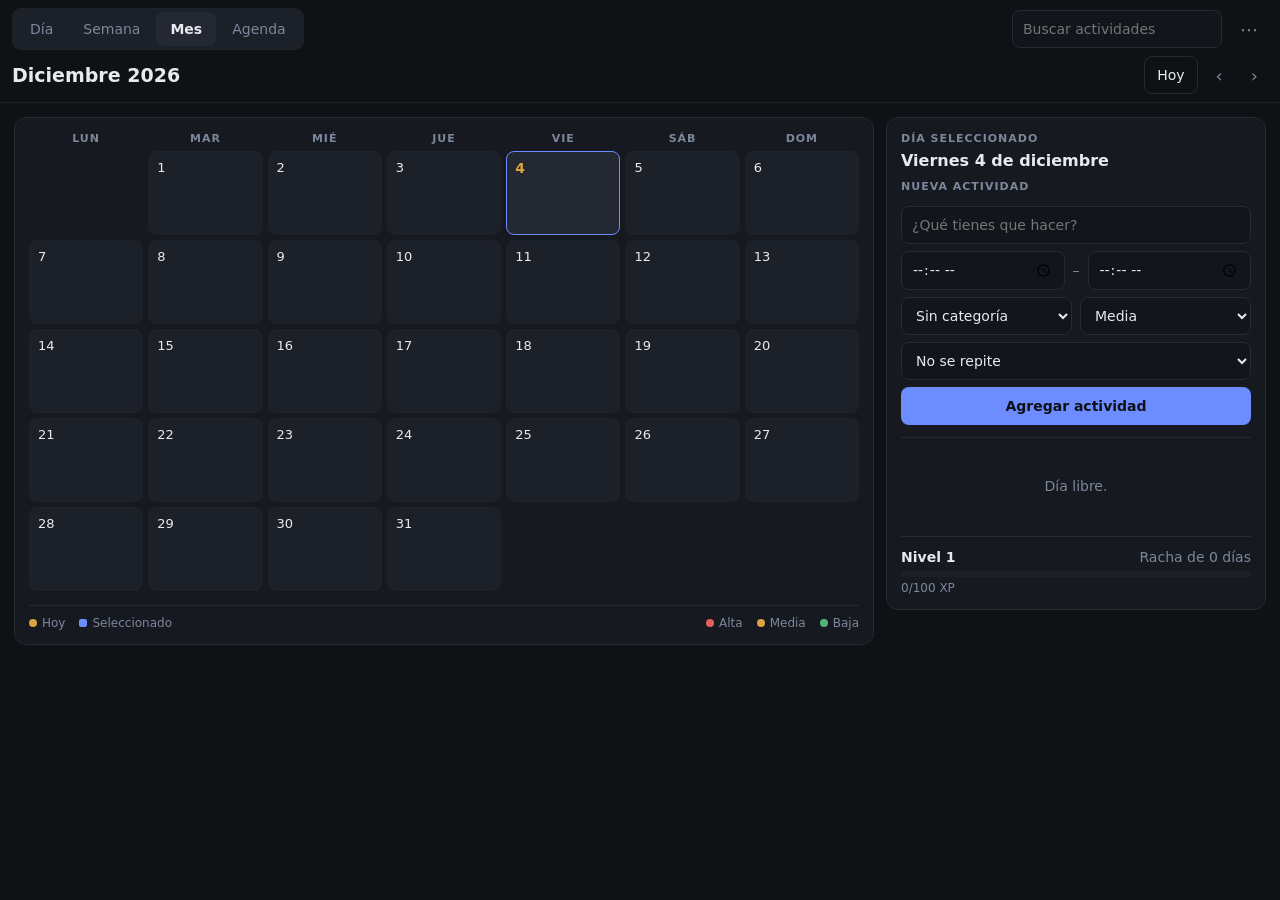
<file: index.html>
<!doctype html>
<html lang="es">
<head>
<meta charset="utf-8">
<meta name="viewport" content="width=device-width, initial-scale=1">
<title>Calendario Pro</title>
<!-- La app vive en /calendario_web/. Esta portada solo redirige, para que
     la dirección que hay que escribir en el celular sea la corta:
     https://verlinpo.github.io/calendario-pro/ -->
<meta http-equiv="refresh" content="0; url=./calendario_web/">
<link rel="canonical" href="./calendario_web/">
<style>
  body { font: 15px/1.6 system-ui, "Segoe UI", sans-serif; background: #0F1115; color: #E8EAF0;
         display: grid; place-items: center; min-height: 100vh; margin: 0; text-align: center; }
  a { color: #6C8CFF; }
</style>
</head>
<body>
  <div>
    <p>Abriendo Calendario Pro…</p>
    <p><a href="./calendario_web/">Entrar a la aplicación</a></p>
  </div>
  <script>location.replace("./calendario_web/");</script>
</body>
</html>
</file>
<file: calendario_web/css/estilos.css>
/* Calendario Pro — misma identidad visual que la versión de escritorio.
   Diseñado primero para el celular y ensanchado en pantallas grandes. */

:root {
  --acento: #6C8CFF;
  --hoy: #D9A441;
  --fondo: #0F1115;
  --panel: #161920;
  --celda: #1C2028;
  --elevado: #232833;
  --texto: #E8EAF0;
  --tenue: #7C879B;
  --borde: #252A34;
  --borde-suave: #1E222B;
  --campo: #12151B;
  --radio: 12px;
  --ui: "Segoe UI Variable Text", "Segoe UI", Inter, "SF Pro Text", system-ui, sans-serif;
  --display: "Segoe UI Variable Display", "Segoe UI Semibold", "Segoe UI", Inter, system-ui, sans-serif;
}

html[data-tema="claro"] {
  --fondo: #F4F5F7;
  --panel: #FFFFFF;
  --celda: #FAFAFC;
  --elevado: #FFFFFF;
  --texto: #171A20;
  --tenue: #6B7280;
  --borde: #E2E5EA;
  --borde-suave: #EDEFF3;
  --campo: #FFFFFF;
}

* { box-sizing: border-box; }

body {
  margin: 0;
  font-family: var(--ui);
  font-size: 14px;
  background: var(--fondo);
  color: var(--texto);
  -webkit-text-size-adjust: 100%;
  overscroll-behavior-y: contain;
}

.oculto { display: none !important; }
.crece { flex: 1; }
.tenue { color: var(--tenue); }
.mini { font-size: 12px; }

/* ---------- Barra superior ---------- */
.barra {
  position: sticky; top: 0; z-index: 20;
  background: var(--fondo);
  padding: max(8px, env(safe-area-inset-top)) 12px 8px;
  border-bottom: 1px solid var(--borde-suave);
}
.barra-fila { display: flex; align-items: center; gap: 8px; margin-bottom: 6px; }
.barra-fila:last-child { margin-bottom: 0; }

h1 {
  font-family: var(--display);
  font-size: 19px; font-weight: 600; margin: 0;
}
h2 { font-family: var(--display); font-size: 16px; font-weight: 600; margin: 0 0 10px; }
h3 { font-family: var(--display); font-size: 16px; margin: 0 0 12px; }

button {
  font-family: inherit; font-size: 14px; color: var(--texto);
  background: transparent; border: 1px solid var(--borde);
  border-radius: 8px; padding: 7px 12px; cursor: pointer;
  min-height: 38px;               /* objetivo táctil cómodo */
}
button:hover { background: var(--elevado); }
button:active { transform: scale(0.98); }
button.primario { background: var(--acento); color: #0F1115; border: none; font-weight: 600; }
button.primario:hover { background: #7F9CFF; }
button.tenue { color: var(--tenue); border-color: transparent; }
button.nav, button.icono { border: none; color: var(--tenue); font-size: 18px; padding: 4px 10px; }
button.nav:hover, button.icono:hover { color: var(--texto); background: var(--elevado); }

.segmentado {
  display: flex; gap: 2px; padding: 3px;
  background: var(--celda); border: 1px solid var(--borde-suave); border-radius: 9px;
}
.segmentado button {
  border: none; border-radius: 7px; padding: 6px 14px;
  color: var(--tenue); font-weight: 500; min-height: 34px;
}
.segmentado button.activo { background: var(--elevado); color: var(--texto); font-weight: 600; }

input, select, textarea {
  font-family: inherit; font-size: 14px;
  background: var(--campo); color: var(--texto);
  border: 1px solid var(--borde); border-radius: 8px; padding: 8px 10px;
  width: 100%; min-height: 38px;
}
input:focus, select:focus, textarea:focus { outline: none; border-color: var(--acento); }
#buscar { max-width: 210px; }

.estado { font-size: 11px; color: var(--tenue); white-space: nowrap; }
.estado.error { color: #E0625E; }
.estado.ok { color: #4FB477; }

/* ---------- Estructura ---------- */
main {
  display: grid; gap: 12px; padding: 12px;
  grid-template-columns: 1fr;
  padding-bottom: 84px;            /* espacio para la barra inferior */
}
.panel {
  background: var(--panel); border: 1px solid var(--borde);
  border-radius: var(--radio); padding: 14px;
}
.separador { height: 1px; background: var(--borde); margin: 12px 0; }
.seccion-titulo {
  font-size: 11px; font-weight: 600; letter-spacing: 1px; color: var(--tenue); margin-bottom: 6px;
}

/* ---------- Vista mes ---------- */
.cabeceras-dias, .grilla-mes { display: grid; grid-template-columns: repeat(7, 1fr); gap: 5px; }
.cabeceras-dias div {
  text-align: center; font-size: 11px; font-weight: 600;
  letter-spacing: 1px; color: var(--tenue); padding-bottom: 6px;
}
.celda {
  background: var(--celda); border: 1px solid var(--borde-suave); border-radius: 8px;
  min-height: 62px; padding: 6px; cursor: pointer;
  display: flex; flex-direction: column; gap: 2px;
  -webkit-tap-highlight-color: transparent;
}
.celda:hover { background: var(--elevado); border-color: var(--borde); }
.celda.vacia { background: transparent; border-color: transparent; cursor: default; }
.celda.seleccionado { border-color: var(--acento); background: var(--elevado); }
.celda.soltando { border-style: dashed; border-color: var(--acento); }
.celda .fila-num { display: flex; align-items: center; gap: 4px; }
.celda .num { font-size: 13px; font-weight: 500; }
.celda.hoy .num { color: var(--hoy); font-size: 14px; font-weight: 700; }
.celda .conteo { margin-left: auto; font-size: 11px; color: var(--tenue); }
.celda .puntos { display: flex; gap: 3px; margin-top: auto; flex-wrap: wrap; }
.celda .puntos i { width: 6px; height: 6px; border-radius: 3px; display: block; }

/* ---------- Vista semana ---------- */
.grilla-semana { display: grid; grid-template-columns: repeat(7, 1fr); gap: 6px; }
.col-semana {
  background: var(--celda); border: 1px solid var(--borde-suave);
  border-radius: 10px; padding: 5px; min-height: 180px; cursor: pointer;
}
.col-semana.seleccionado { border-color: var(--acento); background: var(--elevado); }
.col-semana .cab { text-align: center; font-size: 12px; margin-bottom: 5px; }
.col-semana.hoy .cab { color: var(--hoy); font-weight: 700; }
.chip {
  background: var(--elevado); border-left: 3px solid var(--acento);
  border-radius: 5px; padding: 4px 6px; margin-bottom: 3px; font-size: 11px;
  cursor: pointer; word-break: break-word;
}
.chip .hora { color: var(--tenue); display: block; font-size: 10px; }

/* ---------- Vista día ---------- */
.grilla-dia { position: relative; }
.franja { display: flex; border-top: 1px solid var(--borde-suave); min-height: 46px; }
.franja .hora { width: 52px; flex: none; font-size: 11px; color: var(--tenue); padding-top: 2px; }
.franja .contenido { flex: 1; padding: 2px 0 2px 6px; display: flex; flex-direction: column; gap: 3px; }
.bloque {
  border-left: 3px solid var(--acento); border-radius: 6px;
  padding: 5px 8px; cursor: pointer; background: var(--celda);
}
.bloque .titulo { font-size: 12px; font-weight: 600; }
.bloque .detalle { font-size: 10px; color: var(--tenue); }
.sin-hora { margin-bottom: 10px; }

/* ---------- Agenda y tarjetas ---------- */
.cab-fecha {
  color: var(--acento); font-weight: 600; font-size: 13px;
  margin: 14px 0 6px; font-family: var(--display);
}
.tarjeta {
  display: flex; align-items: flex-start; gap: 9px;
  background: var(--celda); border: 1px solid var(--borde-suave);
  border-left: 3px solid var(--acento); border-radius: 9px;
  padding: 9px 10px; margin-bottom: 7px;
}
.tarjeta.seleccionada { border-color: var(--acento); }
.tarjeta input[type="checkbox"] { width: 18px; height: 18px; min-height: 0; flex: none; margin-top: 2px; accent-color: var(--acento); }
.tarjeta .cuerpo { flex: 1; min-width: 0; }
.tarjeta .titulo { font-size: 13px; font-weight: 600; word-break: break-word; }
.tarjeta.hecha .titulo { color: var(--tenue); text-decoration: line-through; font-weight: 500; }
.tarjeta .meta { font-size: 11px; color: var(--tenue); margin-top: 2px; }
.tarjeta .botones { display: flex; gap: 2px; flex: none; }
.tarjeta .botones button { border: none; color: var(--tenue); font-size: 11px; padding: 5px 7px; min-height: 32px; }
.punto-cat { width: 7px; height: 7px; border-radius: 4px; display: inline-block; margin-right: 5px; }
.vacio { color: var(--tenue); text-align: center; padding: 28px 10px; }

.lista-dia { min-height: 60px; }

/* ---------- Leyenda y progreso ---------- */
.leyenda {
  display: flex; align-items: center; gap: 14px; flex-wrap: wrap;
  margin-top: 14px; padding-top: 10px; border-top: 1px solid var(--borde);
  font-size: 12px; color: var(--tenue);
}
.leyenda span { display: flex; align-items: center; gap: 5px; }
.leyenda .punto { width: 8px; height: 8px; border-radius: 4px; display: block; }
.leyenda .cuadro { width: 8px; height: 8px; border-radius: 2px; background: var(--acento); display: block; }

.progreso { margin-top: 14px; padding-top: 12px; border-top: 1px solid var(--borde); }
.barra-xp { height: 6px; background: var(--celda); border-radius: 3px; overflow: hidden; margin: 6px 0 4px; }
#xp-relleno { height: 100%; background: var(--acento); border-radius: 3px; transition: width .25s; }

.fila { display: flex; align-items: center; gap: 8px; }
.fila .guion { color: var(--tenue); }
form#form-rapido { display: flex; flex-direction: column; gap: 7px; }

/* ---------- Barra inferior (celular) ---------- */
.barra-inferior {
  position: fixed; left: 0; right: 0; bottom: 0; z-index: 30;
  display: flex; gap: 4px; align-items: center;
  padding: 6px 8px calc(6px + env(safe-area-inset-bottom));
  background: var(--panel); border-top: 1px solid var(--borde);
}
.barra-inferior button {
  flex: 1; border: none; color: var(--tenue); font-size: 12px; padding: 8px 2px; min-height: 44px;
}
.barra-inferior button.activo { color: var(--texto); font-weight: 600; background: var(--elevado); }
.barra-inferior button.destacado {
  flex: none; width: 48px; background: var(--acento); color: #0F1115; font-size: 22px; font-weight: 600;
}

/* ---------- Diálogos ---------- */
dialog {
  background: var(--panel); color: var(--texto);
  border: 1px solid var(--borde); border-radius: 14px;
  padding: 18px; width: min(460px, calc(100vw - 24px)); max-height: 88vh;
}
dialog::backdrop { background: rgba(0, 0, 0, .55); }
dialog form { display: flex; flex-direction: column; gap: 9px; }
dialog label { display: block; font-size: 12px; color: var(--tenue); }
dialog label input, dialog label select, dialog label textarea { margin-top: 3px; }
fieldset { border: 1px solid var(--borde); border-radius: 10px; padding: 10px; margin: 0; }
legend { font-size: 12px; color: var(--tenue); padding: 0 5px; }
.acciones { display: flex; gap: 8px; justify-content: flex-end; margin-top: 6px; }
.acciones.columna { flex-direction: column; }
.acciones.columna button { width: 100%; }
.dias-semana { display: flex; gap: 3px; flex-wrap: wrap; margin-top: 4px; }
.dias-semana button {
  flex: 1; min-width: 40px; padding: 6px 0; font-size: 11px;
  color: var(--tenue); border-radius: 6px;
}
.dias-semana button.activo { background: var(--acento); border-color: var(--acento); color: #0F1115; font-weight: 600; }

.aviso {
  position: fixed; left: 50%; transform: translateX(-50%);
  bottom: calc(72px + env(safe-area-inset-bottom)); z-index: 60;
  background: var(--elevado); border: 1px solid var(--borde); border-radius: 9px;
  padding: 10px 16px; font-size: 13px; max-width: calc(100vw - 32px);
  box-shadow: 0 6px 22px rgba(0, 0, 0, .35);
}

/* ---------- Pantallas grandes ---------- */
@media (min-width: 900px) {
  main {
    grid-template-columns: minmax(0, 1fr) 380px;
    padding: 14px; padding-bottom: 14px;
    align-items: start;
  }
  .barra-inferior { display: none; }
  .celda { min-height: 84px; padding: 8px; }
  .col-semana { min-height: 320px; }
}

@media (max-width: 899px) {
  /* En el celular el panel lateral va debajo. El selector de vistas de
     arriba se oculta: la barra inferior ya cumple esa función y tenerlo
     dos veces solo quitaba ancho al buscador. */
  .lateral { order: 2; }
  #selector-vistas { display: none; }
  #form-rapido.oculto-movil { display: none; }
  .cabeceras-dias div { font-size: 10px; letter-spacing: 0; }
  .celda { min-height: 54px; padding: 4px; border-radius: 6px; }
  .celda .num { font-size: 12px; }
  .grilla-semana { grid-template-columns: 1fr; }
  .col-semana { min-height: 0; }
  .col-semana .cab { text-align: left; font-weight: 600; }
  #buscar { max-width: none; flex: 1; }
  h1 { font-size: 17px; }
  /* La vista semana en vertical se lee como una lista de días */
  .col-semana .cab { border-bottom: 1px solid var(--borde-suave); padding-bottom: 4px; }
}

@media (prefers-reduced-motion: reduce) {
  * { transition: none !important; }
  button:active { transform: none; }
}
</file>
